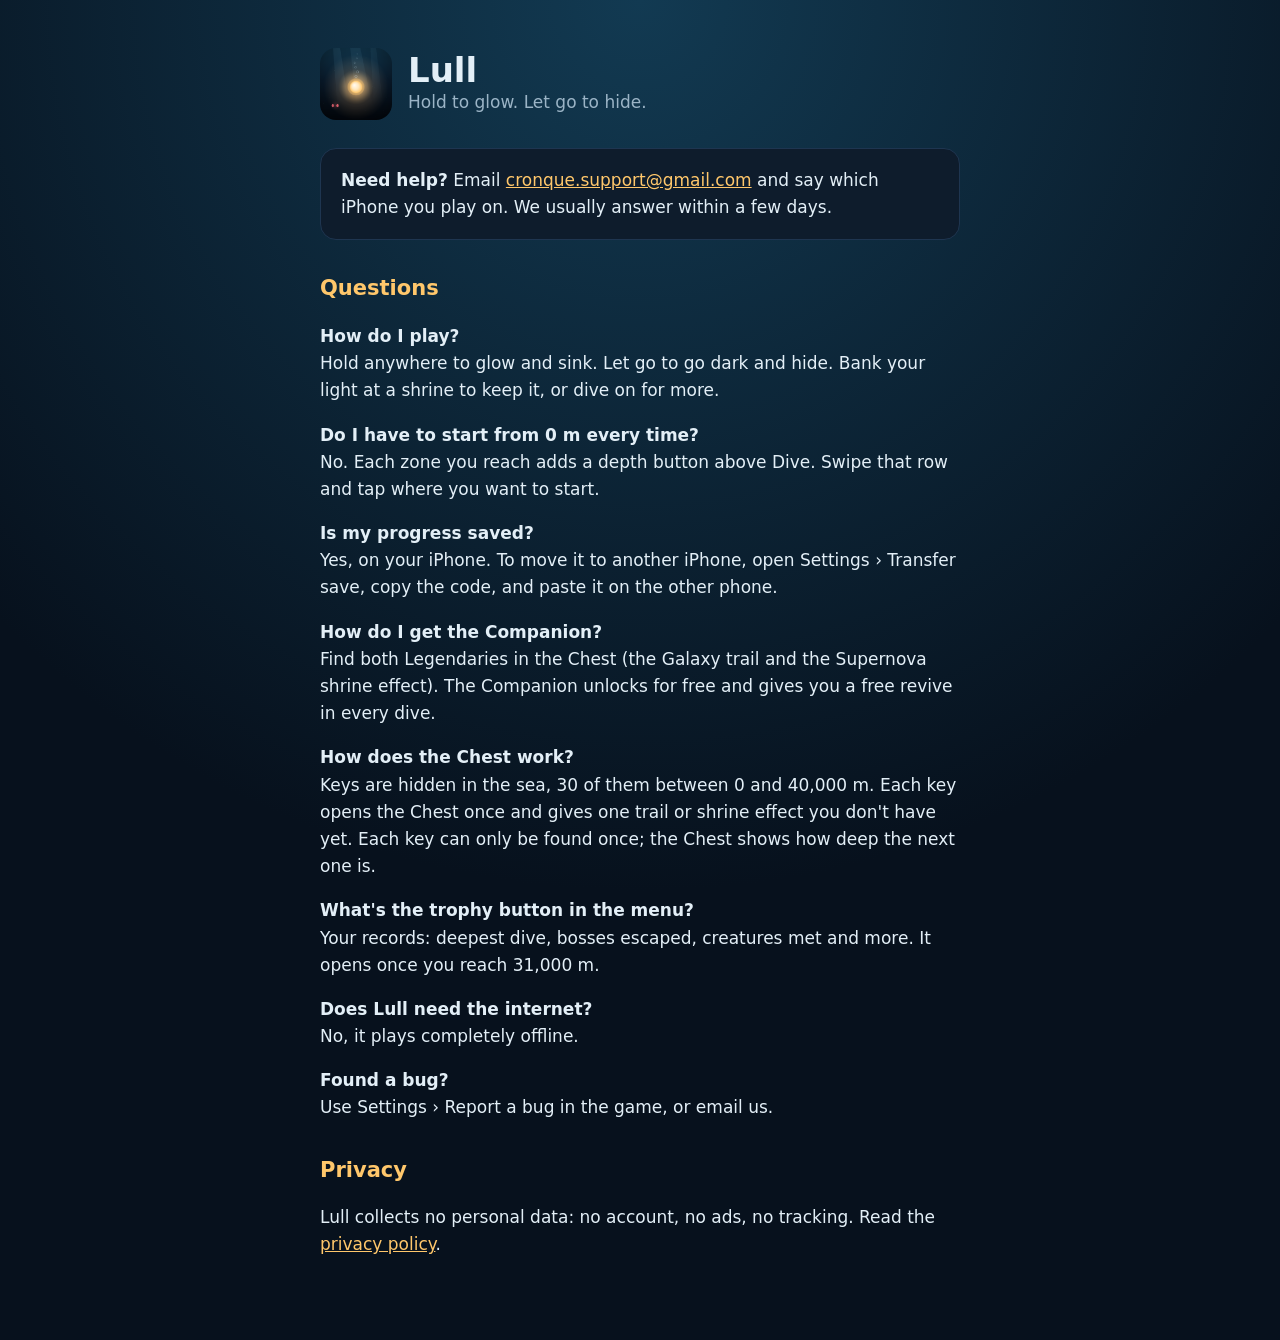
<file: index.html>
<!doctype html>
<html lang="en">
<head>
<meta charset="utf-8">
<meta name="viewport" content="width=device-width,initial-scale=1">
<title>Lull: Support</title>
<link rel="stylesheet" href="style.css">
</head>
<body>
<main>
  <header><img src="icon.png" alt=""><div><h1>Lull</h1><div class="muted">Hold to glow. Let go to hide.</div></div></header>

  <div class="card">
    <strong>Need help?</strong> Email <a href="mailto:cronque.support@gmail.com">cronque.support@gmail.com</a> and say which iPhone you play on. We usually answer within a few days.
  </div>

  <h2>Questions</h2>
  <p><strong>How do I play?</strong><br>Hold anywhere to glow and sink. Let go to go dark and hide. Bank your light at a shrine to keep it, or dive on for more.</p>
  <p><strong>Do I have to start from 0 m every time?</strong><br>No. Each zone you reach adds a depth button above Dive. Swipe that row and tap where you want to start.</p>
  <p><strong>Is my progress saved?</strong><br>Yes, on your iPhone. To move it to another iPhone, open Settings › Transfer save, copy the code, and paste it on the other phone.</p>
  <p><strong>How do I get the Companion?</strong><br>Find both Legendaries in the Chest (the Galaxy trail and the Supernova shrine effect). The Companion unlocks for free and gives you a free revive in every dive.</p>
  <p><strong>How does the Chest work?</strong><br>Keys are hidden in the sea, 30 of them between 0 and 40,000 m. Each key opens the Chest once and gives one trail or shrine effect you don't have yet. Each key can only be found once; the Chest shows how deep the next one is.</p>
  <p><strong>What's the trophy button in the menu?</strong><br>Your records: deepest dive, bosses escaped, creatures met and more. It opens once you reach 31,000 m.</p>
  <p><strong>Does Lull need the internet?</strong><br>No, it plays completely offline.</p>
  <p><strong>Found a bug?</strong><br>Use Settings › Report a bug in the game, or email us.</p>

  <h2>Privacy</h2>
  <p>Lull collects no personal data: no account, no ads, no tracking. Read the <a href="privacy.html">privacy policy</a>.</p>
</main>
</body>
</html>
</file>
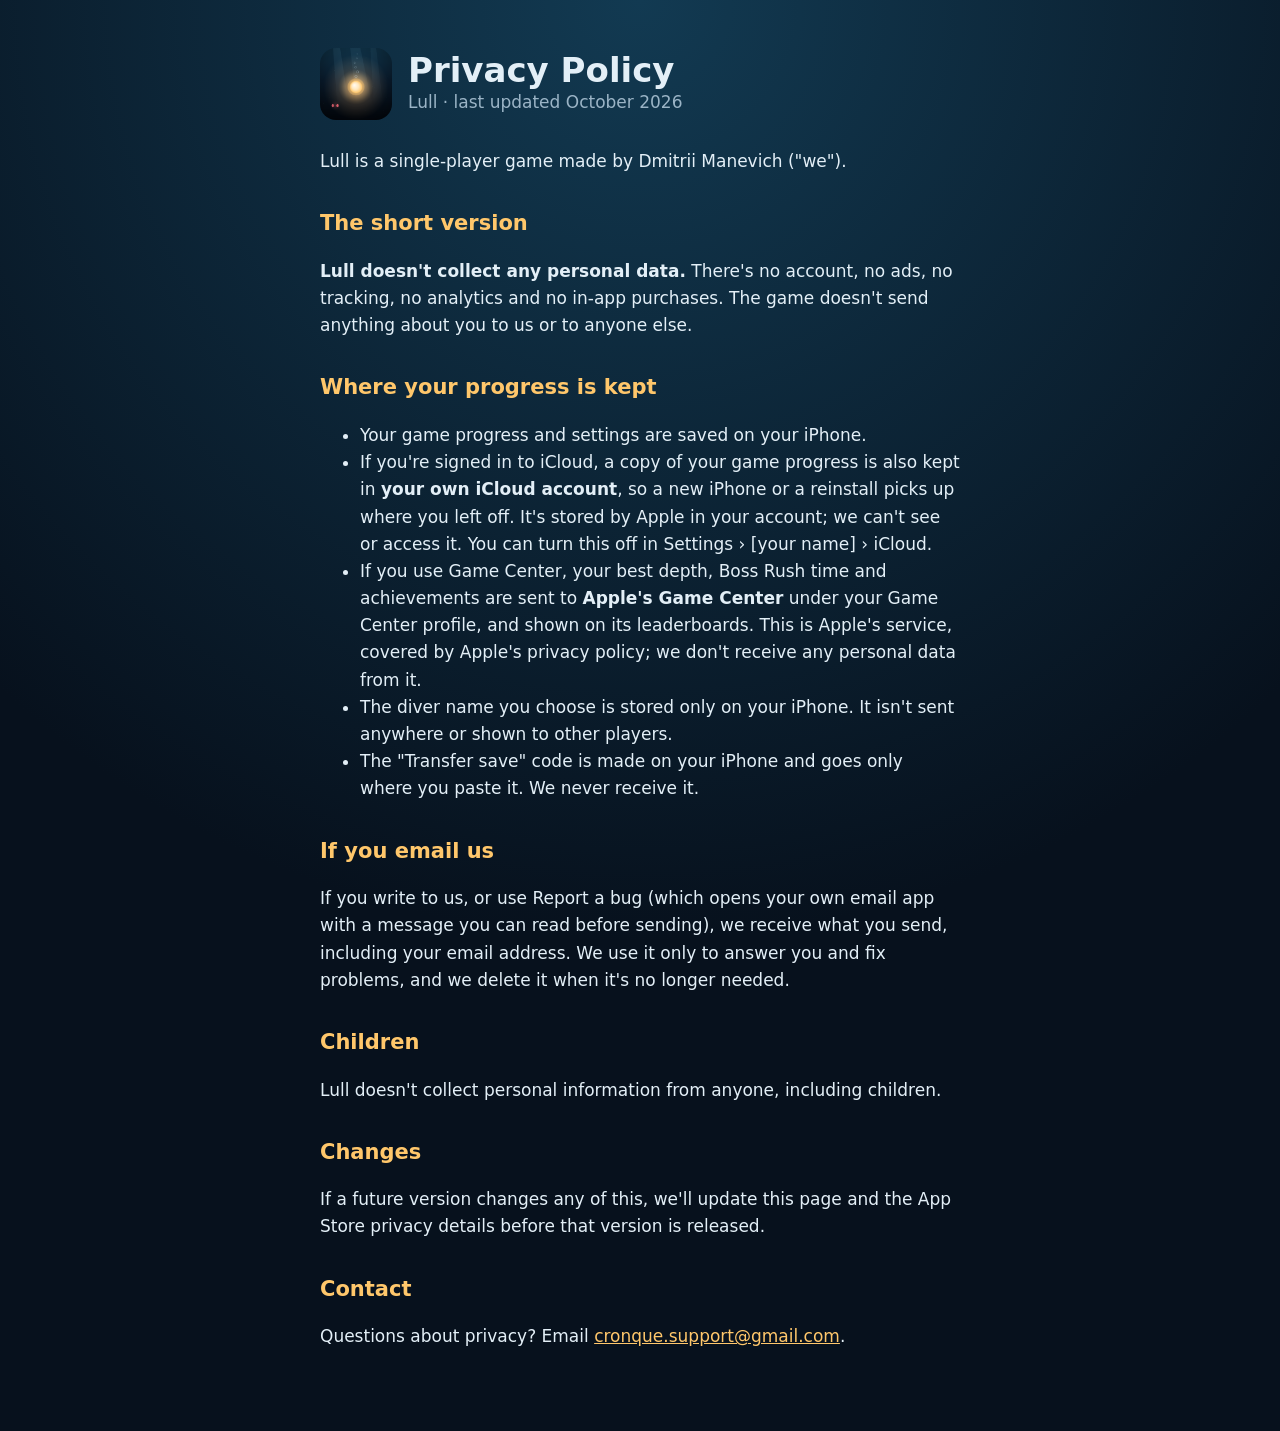
<file: privacy.html>
<!doctype html>
<html lang="en">
<head>
<meta charset="utf-8">
<meta name="viewport" content="width=device-width,initial-scale=1">
<title>Lull: Privacy Policy</title>
<link rel="stylesheet" href="style.css">
</head>
<body>
<main>
  <header><img src="icon.png" alt=""><div><h1>Privacy Policy</h1><div class="muted">Lull · last updated October 2026</div></div></header>

  <p>Lull is a single-player game made by Dmitrii Manevich ("we").</p>

  <h2>The short version</h2>
  <p><b>Lull doesn't collect any personal data.</b> There's no account, no ads, no tracking, no analytics and no in-app purchases. The game doesn't send anything about you to us or to anyone else.</p>

  <h2>Where your progress is kept</h2>
  <ul>
    <li>Your game progress and settings are saved on your iPhone.</li>
    <li>If you're signed in to iCloud, a copy of your game progress is also kept in <b>your own iCloud account</b>, so a new iPhone or a reinstall picks up where you left off. It's stored by Apple in your account; we can't see or access it. You can turn this off in Settings › [your name] › iCloud.</li>
    <li>If you use Game Center, your best depth, Boss Rush time and achievements are sent to <b>Apple's Game Center</b> under your Game Center profile, and shown on its leaderboards. This is Apple's service, covered by Apple's privacy policy; we don't receive any personal data from it.</li>
    <li>The diver name you choose is stored only on your iPhone. It isn't sent anywhere or shown to other players.</li>
    <li>The "Transfer save" code is made on your iPhone and goes only where you paste it. We never receive it.</li>
  </ul>

  <h2>If you email us</h2>
  <p>If you write to us, or use Report a bug (which opens your own email app with a message you can read before sending), we receive what you send, including your email address. We use it only to answer you and fix problems, and we delete it when it's no longer needed.</p>

  <h2>Children</h2>
  <p>Lull doesn't collect personal information from anyone, including children.</p>

  <h2>Changes</h2>
  <p>If a future version changes any of this, we'll update this page and the App Store privacy details before that version is released.</p>

  <h2>Contact</h2>
  <p>Questions about privacy? Email <a href="mailto:cronque.support@gmail.com">cronque.support@gmail.com</a>.</p>
</main>
</body>
</html>
</file>
<file: style.css>
:root{--bg:#07111d;--panel:#0e1c2c;--line:#1e3550;--ink:#e3eff7;--muted:#9bb4c6;--ember:#ffc76b}
*{box-sizing:border-box}
body{margin:0;background:radial-gradient(circle at 50% 0,#123a52,var(--bg) 60%);background-color:var(--bg);color:var(--ink);font:17px/1.6 -apple-system,BlinkMacSystemFont,"Segoe UI",Inter,system-ui,sans-serif;min-height:100vh}
main{max-width:680px;margin:0 auto;padding:48px 20px 64px}
header{display:flex;align-items:center;gap:16px;margin-bottom:28px}
header img{width:72px;height:72px;border-radius:16px}
h1{font-size:34px;line-height:1.1;margin:0}
h2{font-size:21px;margin:32px 0 8px;color:var(--ember)}
p,li{color:var(--ink)}
.muted{color:var(--muted)}
a{color:var(--ember)}
.card{background:var(--panel);border:1px solid var(--line);border-radius:16px;padding:18px 20px;margin:16px 0}
</file>
